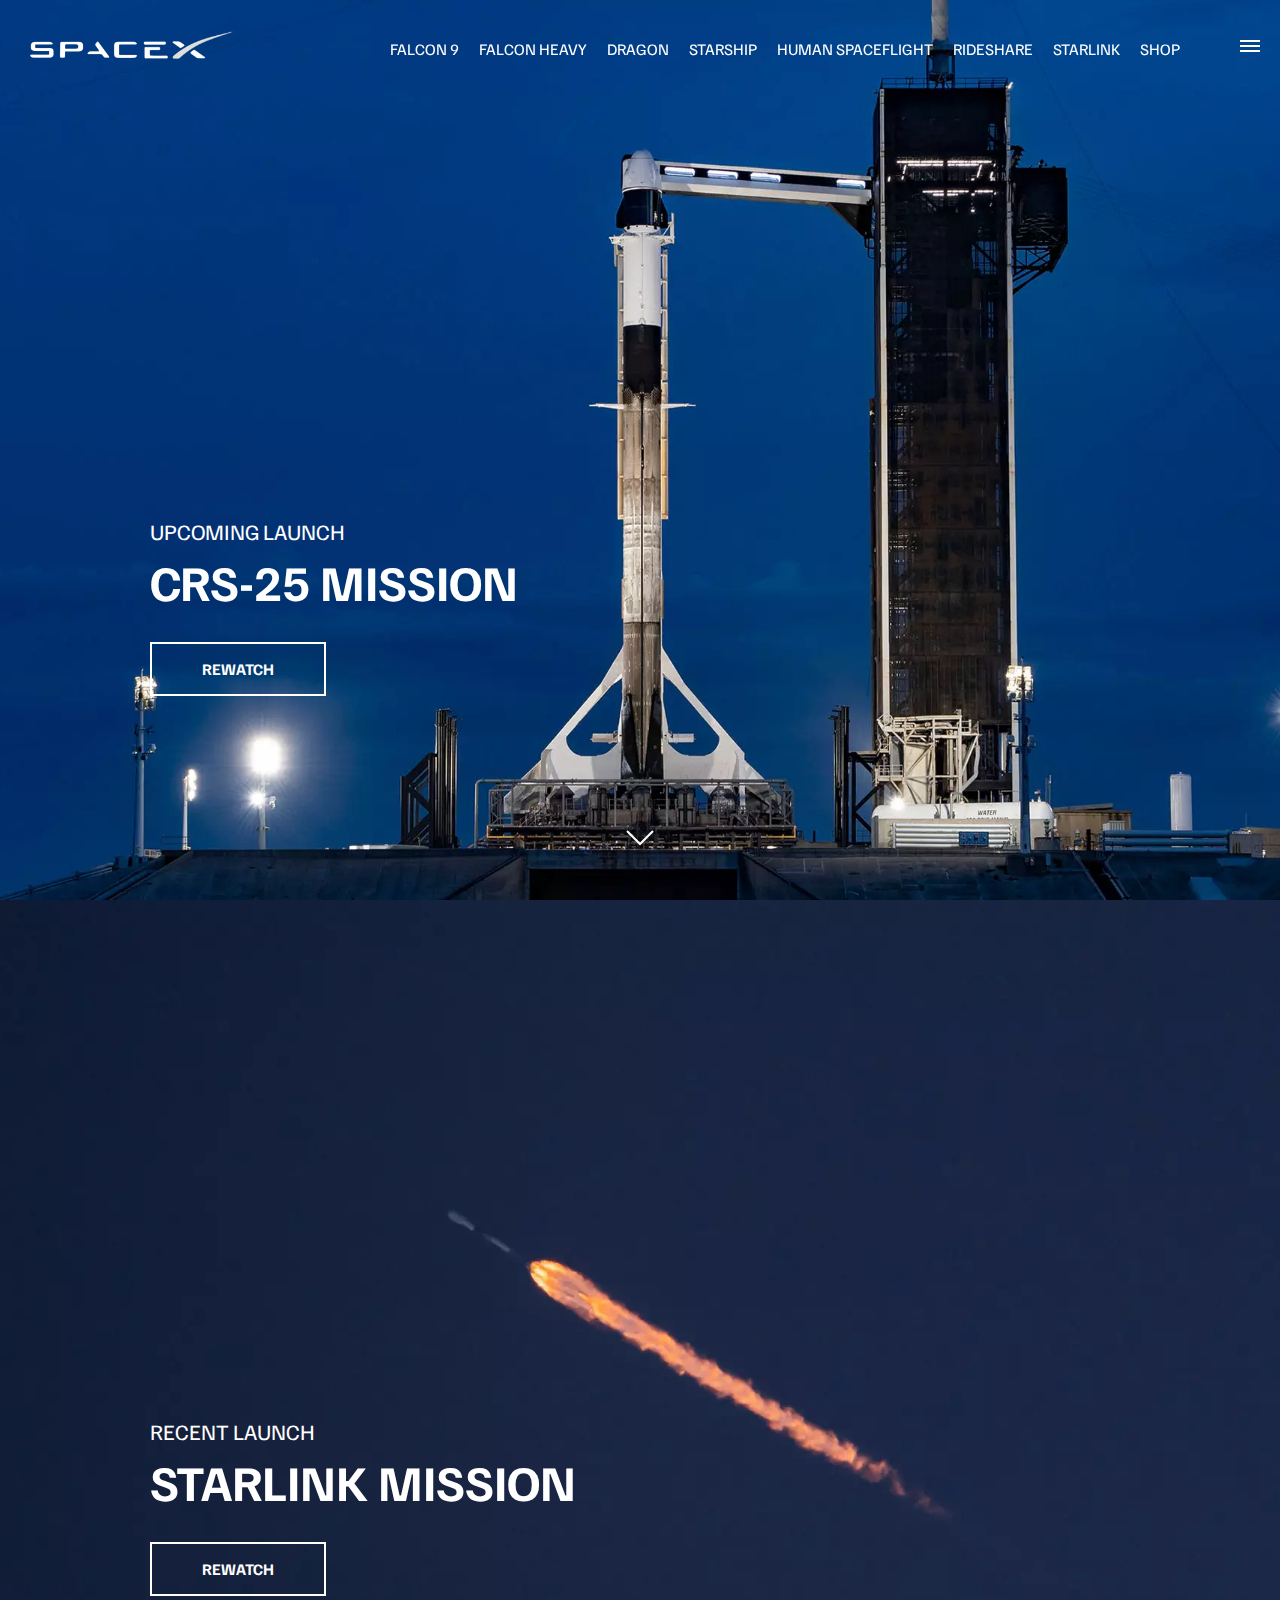
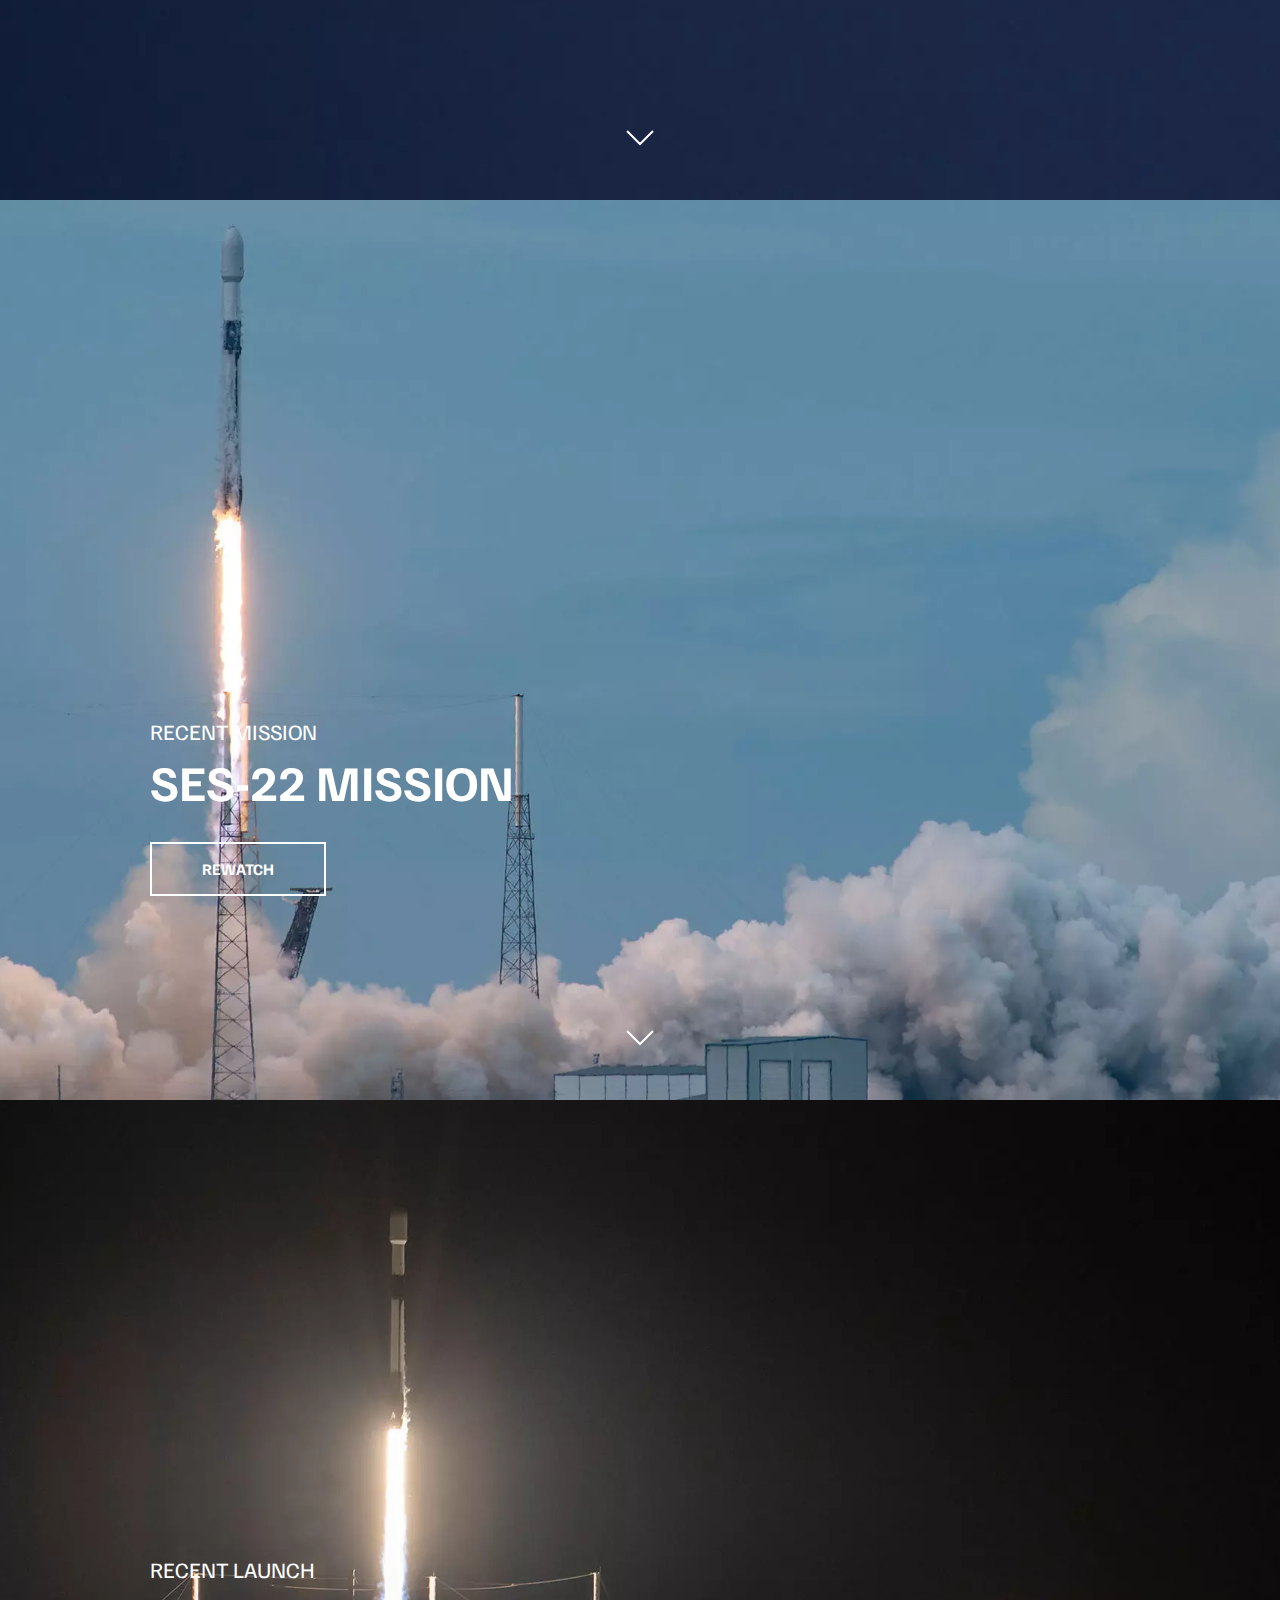
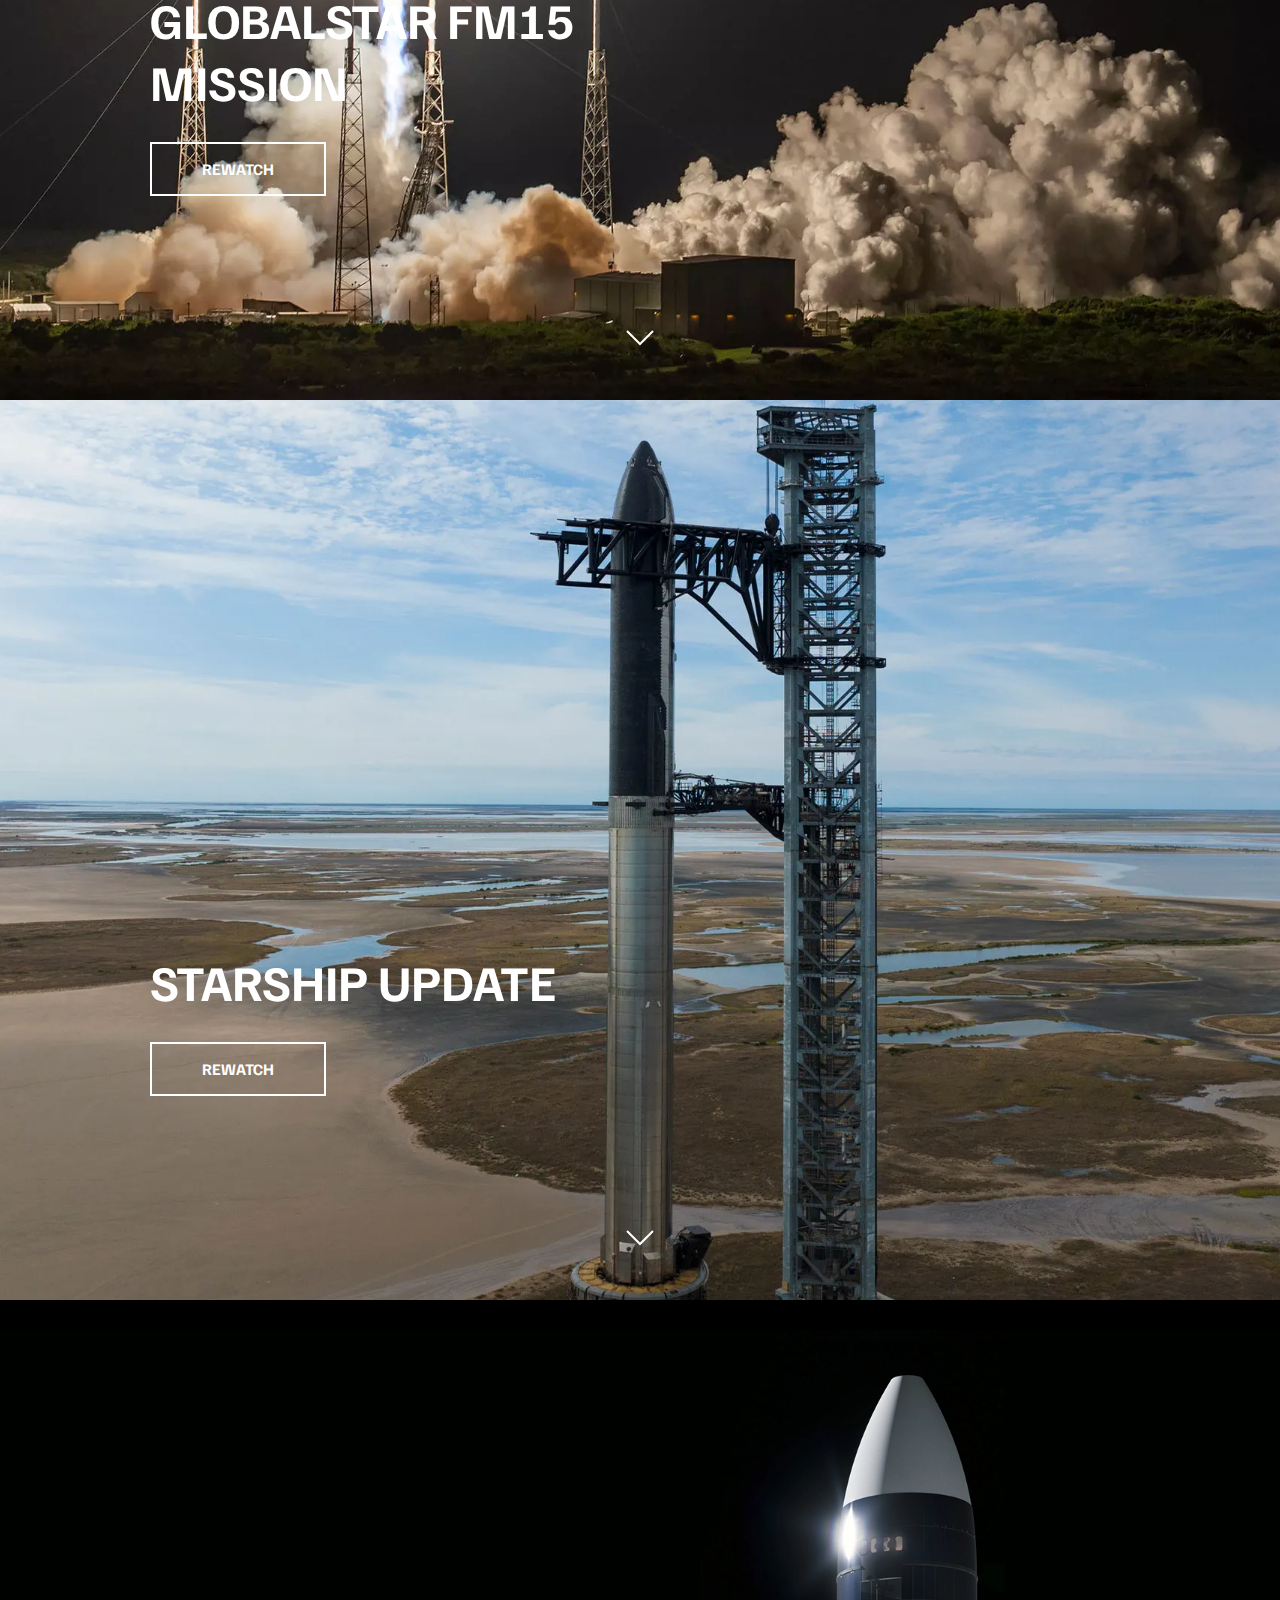
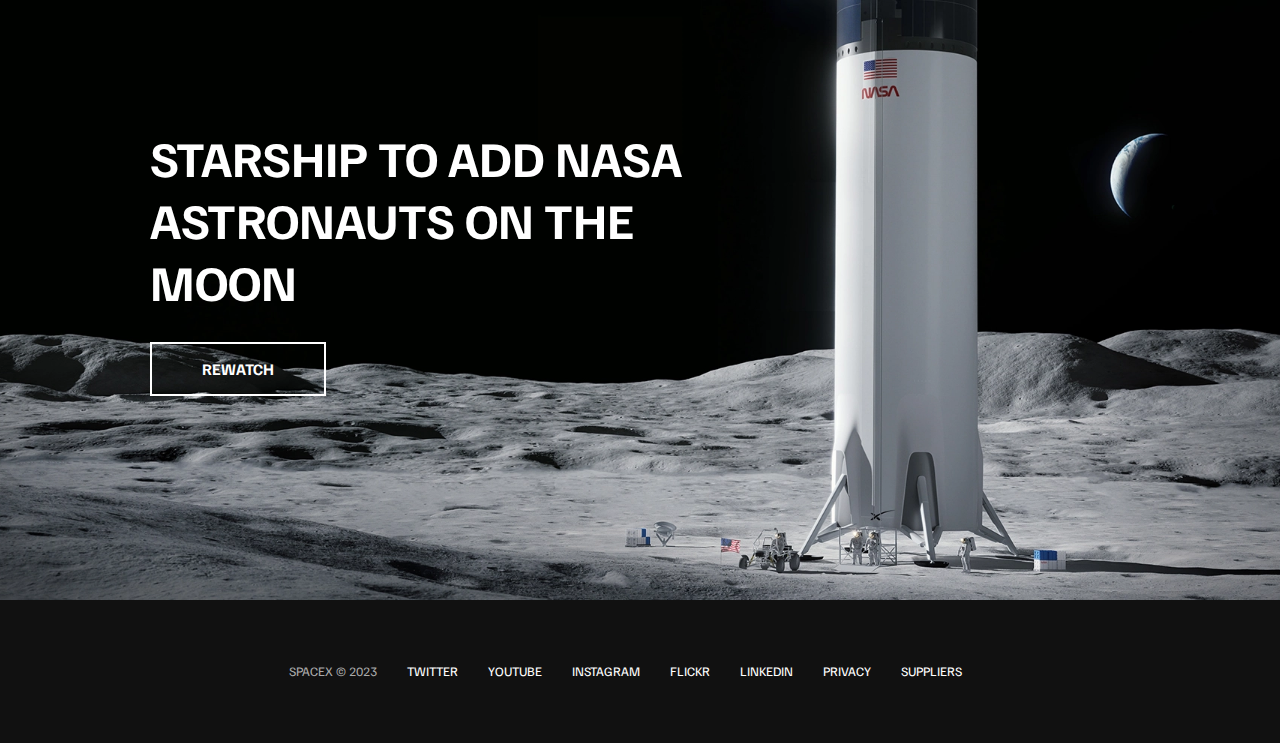
<file: index.html>
<!DOCTYPE html>
<html lang="en">
  <head>
    <meta charset="UTF-8" />
    <meta http-equiv="X-UA-Compatible" content="IE=edge" />
    <meta name="viewport" content="width=device-width, initial-scale=1.0" />
    <link rel="stylesheet" href="/css/style.css" />
    <title>SpaceX</title>
  </head>
  <body>
    <div id="overlay"></div>

    <div id="mobile-menu" class="mobile-main-menu">
      <ul>
        <li><a href="#">Mission</a></li>
        <li><a href="#">Launches</a></li>
        <li><a href="#">Careers</a></li>
        <li><a href="#">Updates</a></li>
        <li><a href="#">Shop</a></li>

        <li class="mobile-only"><a href="falcon9.html">Falcon 9</a></li>
        <li class="mobile-only">
          <a href="falcon-heavy.html">Falcon Heavy</a>
        </li>
        <li class="mobile-only"><a href="dragon.html">Dragon</a></li>
        <li class="mobile-only"><a href="#">Starship</a></li>
        <li class="mobile-only"><a href="#">Human Spaceflight</a></li>
        <li class="mobile-only"><a href="#">Rideshare</a></li>
        <li class="mobile-only"><a href="#">Starlink</a></li>
        <li class="mobile-only"><a href="#">Shop</a></li>
      </ul>
    </div>

    <header class="main-header">
      <div class="logo">
        <a href="index.html">
          <img src="/img/logo.png" />
        </a>
      </div>
      <nav class="desktop-main-menu">
        <ul>
          <li><a href="falcon9.html">Falcon 9</a></li>
          <li><a href="falcon-heavy.html">Falcon Heavy</a></li>
          <li><a href="dragon.html">Dragon</a></li>
          <li><a href="#">Starship</a></li>
          <li><a href="#">Human Spaceflight</a></li>
          <li><a href="#">Rideshare</a></li>
          <li><a href="#">Starlink</a></li>
          <li><a href="#">Shop</a></li>
        </ul>
      </nav>
    </header>

    <!-- Hamburger Menu -->
    <button id="menu-btn" class="hamburger" type="button">
      <span class="hamburger-top"></span>
      <span class="hamburger-middle"></span>
      <span class="hamburger-bottom"></span>
    </button>

    <!-- Section A -->
    <section class="section-a">
      <div class="section-inner">
        <h4>Upcoming Launch</h4>
        <h2>crs-25 Mission</h2>
        <a href="#" class="btn">
          <div class="hover"></div>
          <span>Rewatch</span>
        </a>
      </div>
      <div class="scroll-arrow">
        <svg width="30px" height="20px">
          <path
            stroke="#ffffff"
            fill="none"
            stroke-width="2px"
            d="M2.000,5.000 L15.000,18.000 L28.000,5.000"
          ></path>
        </svg>
      </div>
    </section>

    <!-- Section B -->
    <section class="section-b">
      <div class="section-inner">
        <h4>Recent Launch</h4>
        <h2>Starlink Mission</h2>
        <a href="#" class="btn">
          <div class="hover"></div>
          <span>Rewatch</span>
        </a>
      </div>
      <div class="scroll-arrow">
        <svg width="30px" height="20px">
          <path
            stroke="#ffffff"
            fill="none"
            stroke-width="2px"
            d="M2.000,5.000 L15.000,18.000 L28.000,5.000"
          ></path>
        </svg>
      </div>
    </section>

    <!-- Section C -->
    <section class="section-c">
      <div class="section-inner">
        <h4>Recent Mission</h4>
        <h2>SES-22 Mission</h2>
        <a href="#" class="btn">
          <div class="hover"></div>
          <span>Rewatch</span>
        </a>
      </div>
      <div class="scroll-arrow">
        <svg width="30px" height="20px">
          <path
            stroke="#ffffff"
            fill="none"
            stroke-width="2px"
            d="M2.000,5.000 L15.000,18.000 L28.000,5.000"
          ></path>
        </svg>
      </div>
    </section>

    <!-- Section D -->
    <section class="section-d">
      <div class="section-inner">
        <h4>Recent Launch</h4>
        <h2>Globalstar FM15 Mission</h2>
        <a href="#" class="btn">
          <div class="hover"></div>
          <span>Rewatch</span>
        </a>
      </div>
      <div class="scroll-arrow">
        <svg width="30px" height="20px">
          <path
            stroke="#ffffff"
            fill="none"
            stroke-width="2px"
            d="M2.000,5.000 L15.000,18.000 L28.000,5.000"
          ></path>
        </svg>
      </div>
    </section>

    <!-- Section E -->
    <section class="section-e">
      <div class="section-inner">
        <h2>Starship Update</h2>
        <a href="#" class="btn">
          <div class="hover"></div>
          <span>Rewatch</span>
        </a>
      </div>
      <div class="scroll-arrow">
        <svg width="30px" height="20px">
          <path
            stroke="#ffffff"
            fill="none"
            stroke-width="2px"
            d="M2.000,5.000 L15.000,18.000 L28.000,5.000"
          ></path>
        </svg>
      </div>
    </section>

    <!-- Section F -->
    <section class="section-f">
      <div class="section-inner">
        <h2>Starship to add NASA astronauts on the moon</h2>
        <a href="#" class="btn">
          <div class="hover"></div>
          <span>Rewatch</span>
        </a>
      </div>
    </section>

    <footer>
      <ul>
        <li>SpaceX &copy; 2023</li>
        <li><a href="#">Twitter</a></li>
        <li><a href="#">YouTube</a></li>
        <li><a href="#">Instagram</a></li>
        <li><a href="#">Flickr</a></li>
        <li><a href="#">LinkedIn</a></li>
        <li><a href="#">Privacy</a></li>
        <li><a href="#">Suppliers</a></li>
      </ul>
    </footer>

    <script src="/js/script.js"></script>
  </body>
</html>
</file>
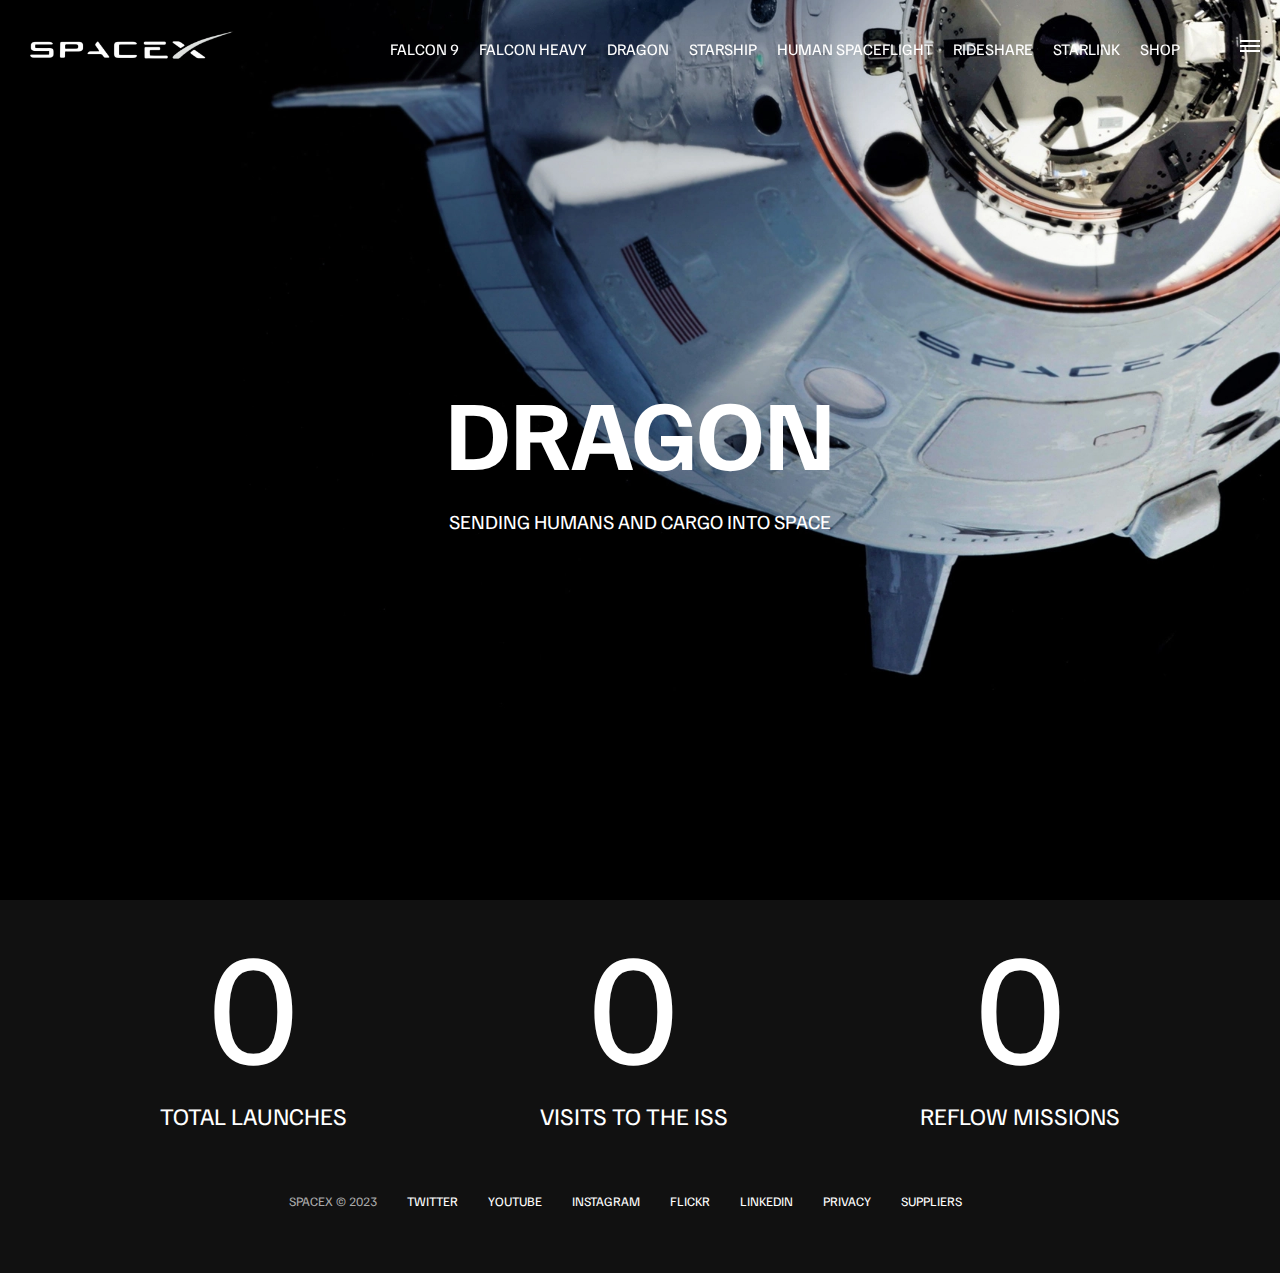
<file: dragon.html>
<!DOCTYPE html>
<html lang="en">
  <head>
    <meta charset="UTF-8" />
    <meta http-equiv="X-UA-Compatible" content="IE=edge" />
    <meta name="viewport" content="width=device-width, initial-scale=1.0" />
    <link rel="stylesheet" href="/css/style.css" />
    <title>Dragon</title>
  </head>
  <body>
    <div id="overlay"></div>

    <div id="mobile-menu" class="mobile-main-menu">
      <ul>
        <li><a href="#">Mission</a></li>
        <li><a href="#">Launches</a></li>
        <li><a href="#">Careers</a></li>
        <li><a href="#">Updates</a></li>
        <li><a href="#">Shop</a></li>

        <li class="mobile-only"><a href="falcon9.html">Falcon 9</a></li>
        <li class="mobile-only">
          <a href="falcon-heavy.html">Falcon Heavy</a>
        </li>
        <li class="mobile-only"><a href="dragon.html">Dragon</a></li>
        <li class="mobile-only"><a href="#">Starship</a></li>
        <li class="mobile-only"><a href="#">Human Spaceflight</a></li>
        <li class="mobile-only"><a href="#">Rideshare</a></li>
        <li class="mobile-only"><a href="#">Starlink</a></li>
        <li class="mobile-only"><a href="#">Shop</a></li>
      </ul>
    </div>

    <header class="main-header">
      <div class="logo">
        <a href="index.html">
          <img src="/img/logo.png" />
        </a>
      </div>
      <nav class="desktop-main-menu">
        <ul>
          <li><a href="falcon9.html">Falcon 9</a></li>
          <li><a href="falcon-heavy.html">Falcon Heavy</a></li>
          <li><a href="dragon.html">Dragon</a></li>
          <li><a href="#">Starship</a></li>
          <li><a href="#">Human Spaceflight</a></li>
          <li><a href="#">Rideshare</a></li>
          <li><a href="#">Starlink</a></li>
          <li><a href="#">Shop</a></li>
        </ul>
      </nav>
    </header>

    <!-- Hamburger Menu -->
    <button id="menu-btn" class="hamburger" type="button">
      <span class="hamburger-top"></span>
      <span class="hamburger-middle"></span>
      <span class="hamburger-bottom"></span>
    </button>

    <section class="section-animate bg-dragon">
      <div class="section-inner-center">
        <h3>Dragon</h3>
        <p>Sending humans and cargo into space</p>
      </div>
    </section>

    <div class="stats">
      <div>
        <span class="counter" data-target="34">0</span>
        <h4>Total Launches</h4>
      </div>

      <div>
        <span class="counter" data-target="31">0</span>
        <h4>Visits to the ISS</h4>
      </div>

      <div>
        <span class="counter" data-target="13">0</span>
        <h4>Reflow Missions</h4>
      </div>
    </div>

    <footer>
      <ul>
        <li>SpaceX &copy; 2023</li>
        <li><a href="#">Twitter</a></li>
        <li><a href="#">YouTube</a></li>
        <li><a href="#">Instagram</a></li>
        <li><a href="#">Flickr</a></li>
        <li><a href="#">LinkedIn</a></li>
        <li><a href="#">Privacy</a></li>
        <li><a href="#">Suppliers</a></li>
      </ul>
    </footer>

    <script src="/js/script.js"></script>
  </body>
</html>
</file>
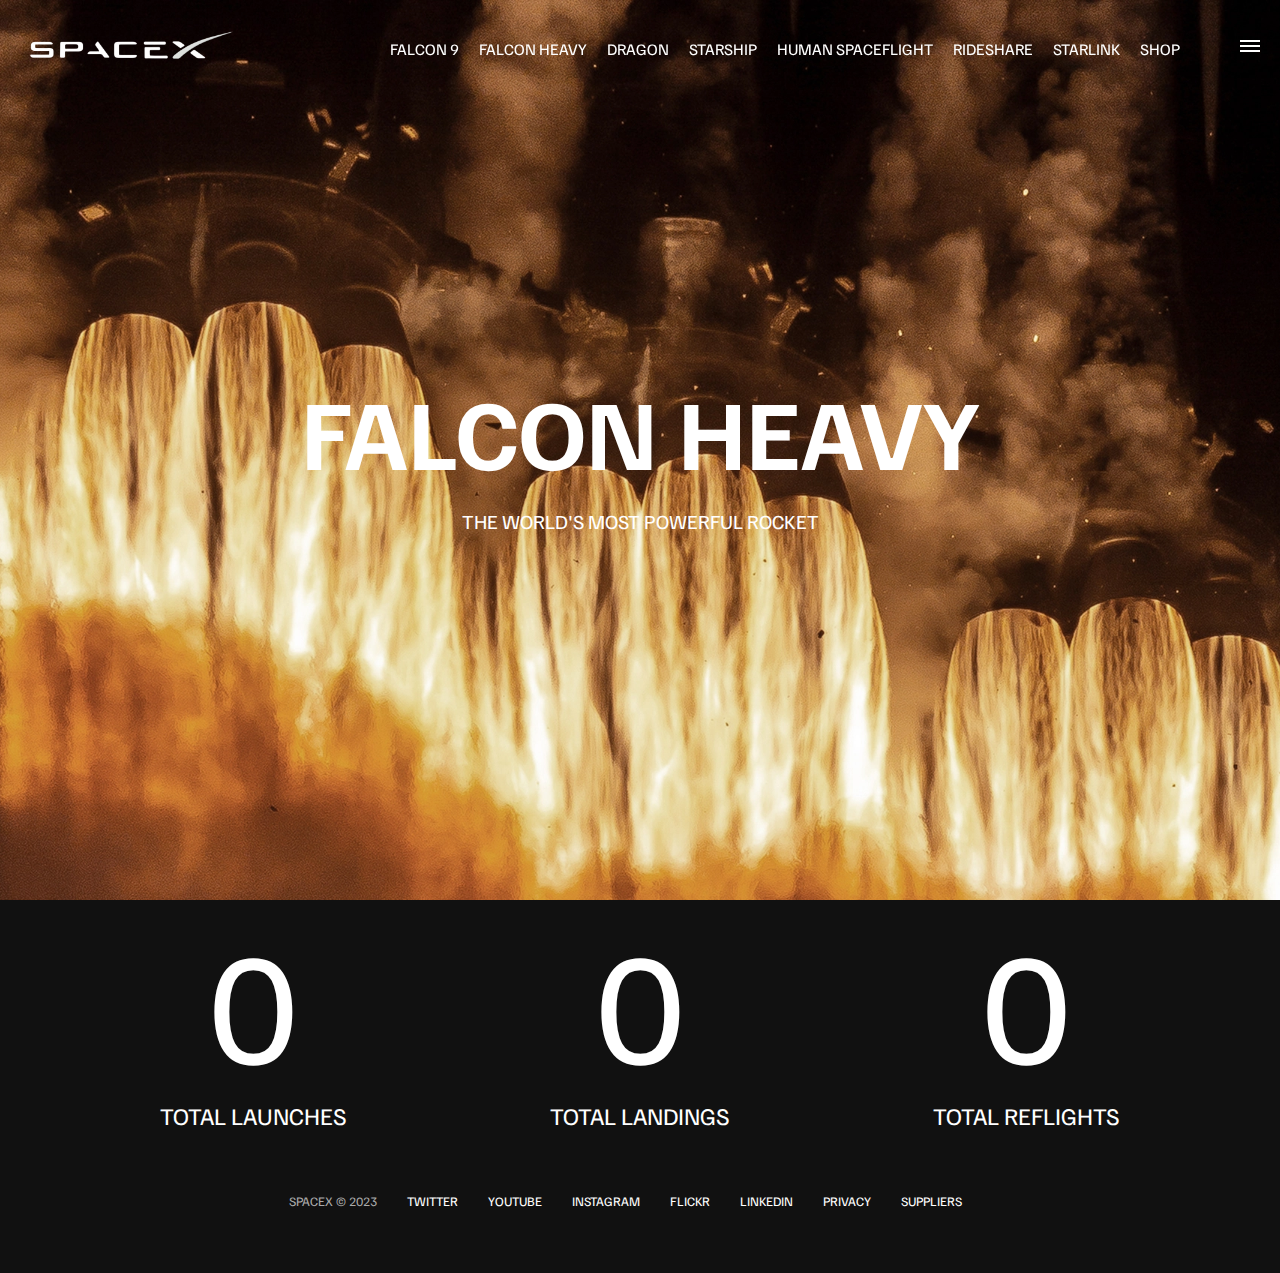
<file: falcon-heavy.html>
<!DOCTYPE html>
<html lang="en">
  <head>
    <meta charset="UTF-8" />
    <meta http-equiv="X-UA-Compatible" content="IE=edge" />
    <meta name="viewport" content="width=device-width, initial-scale=1.0" />
    <link rel="stylesheet" href="/css/style.css" />
    <title>Falcon Heavy</title>
  </head>
  <body>
    <div id="overlay"></div>

    <div id="mobile-menu" class="mobile-main-menu">
      <ul>
        <li><a href="#">Mission</a></li>
        <li><a href="#">Launches</a></li>
        <li><a href="#">Careers</a></li>
        <li><a href="#">Updates</a></li>
        <li><a href="#">Shop</a></li>

        <li class="mobile-only"><a href="falcon9.html">Falcon 9</a></li>
        <li class="mobile-only">
          <a href="falcon-heavy.html">Falcon Heavy</a>
        </li>
        <li class="mobile-only"><a href="dragon.html">Dragon</a></li>
        <li class="mobile-only"><a href="#">Starship</a></li>
        <li class="mobile-only"><a href="#">Human Spaceflight</a></li>
        <li class="mobile-only"><a href="#">Rideshare</a></li>
        <li class="mobile-only"><a href="#">Starlink</a></li>
        <li class="mobile-only"><a href="#">Shop</a></li>
      </ul>
    </div>

    <header class="main-header">
      <div class="logo">
        <a href="index.html">
          <img src="/img/logo.png" />
        </a>
      </div>
      <nav class="desktop-main-menu">
        <ul>
          <li><a href="falcon9.html">Falcon 9</a></li>
          <li><a href="falcon-heavy.html">Falcon Heavy</a></li>
          <li><a href="dragon.html">Dragon</a></li>
          <li><a href="#">Starship</a></li>
          <li><a href="#">Human Spaceflight</a></li>
          <li><a href="#">Rideshare</a></li>
          <li><a href="#">Starlink</a></li>
          <li><a href="#">Shop</a></li>
        </ul>
      </nav>
    </header>

    <!-- Hamburger Menu -->
    <button id="menu-btn" class="hamburger" type="button">
      <span class="hamburger-top"></span>
      <span class="hamburger-middle"></span>
      <span class="hamburger-bottom"></span>
    </button>

    <section class="section-animate bg-falcon-heavy">
      <div class="section-inner-center">
        <h3>Falcon Heavy</h3>
        <p>The world's most powerful rocket</p>
      </div>
    </section>

    <div class="stats">
      <div>
        <span class="counter" data-target="3">0</span>
        <h4>Total Launches</h4>
      </div>

      <div>
        <span class="counter" data-target="7">0</span>
        <h4>Total Landings</h4>
      </div>

      <div>
        <span class="counter" data-target="4">0</span>
        <h4>Total Reflights</h4>
      </div>
    </div>

    <footer>
      <ul>
        <li>SpaceX &copy; 2023</li>
        <li><a href="#">Twitter</a></li>
        <li><a href="#">YouTube</a></li>
        <li><a href="#">Instagram</a></li>
        <li><a href="#">Flickr</a></li>
        <li><a href="#">LinkedIn</a></li>
        <li><a href="#">Privacy</a></li>
        <li><a href="#">Suppliers</a></li>
      </ul>
    </footer>

    <script src="/js/script.js"></script>
  </body>
</html>
</file>
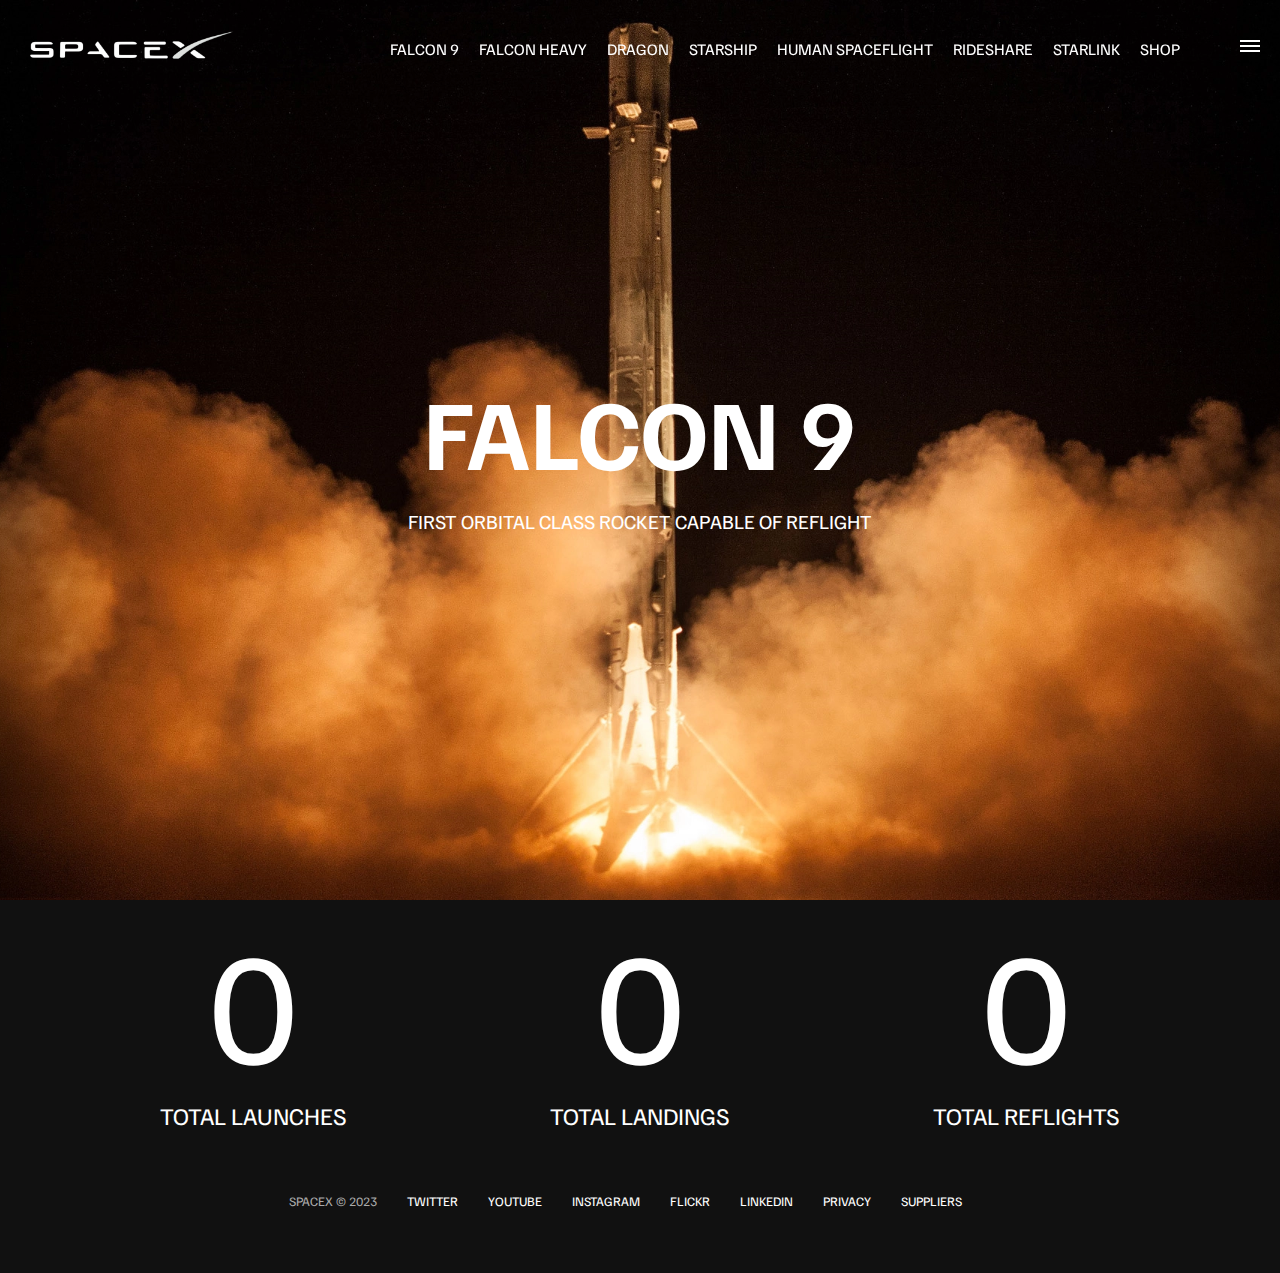
<file: falcon9.html>
<!DOCTYPE html>
<html lang="en">
  <head>
    <meta charset="UTF-8" />
    <meta http-equiv="X-UA-Compatible" content="IE=edge" />
    <meta name="viewport" content="width=device-width, initial-scale=1.0" />
    <link rel="stylesheet" href="/css/style.css" />
    <title>Falcon 9</title>
  </head>
  <body>
    <div id="overlay"></div>

    <div id="mobile-menu" class="mobile-main-menu">
      <ul>
        <li><a href="#">Mission</a></li>
        <li><a href="#">Launches</a></li>
        <li><a href="#">Careers</a></li>
        <li><a href="#">Updates</a></li>
        <li><a href="#">Shop</a></li>

        <li class="mobile-only"><a href="falcon9.html">Falcon 9</a></li>
        <li class="mobile-only">
          <a href="falcon-heavy.html">Falcon Heavy</a>
        </li>
        <li class="mobile-only"><a href="dragon.html">Dragon</a></li>
        <li class="mobile-only"><a href="#">Starship</a></li>
        <li class="mobile-only"><a href="#">Human Spaceflight</a></li>
        <li class="mobile-only"><a href="#">Rideshare</a></li>
        <li class="mobile-only"><a href="#">Starlink</a></li>
        <li class="mobile-only"><a href="#">Shop</a></li>
      </ul>
    </div>

    <header class="main-header">
      <div class="logo">
        <a href="index.html">
          <img src="/img/logo.png" />
        </a>
      </div>
      <nav class="desktop-main-menu">
        <ul>
          <li><a href="falcon9.html">Falcon 9</a></li>
          <li><a href="falcon-heavy.html">Falcon Heavy</a></li>
          <li><a href="dragon.html">Dragon</a></li>
          <li><a href="#">Starship</a></li>
          <li><a href="#">Human Spaceflight</a></li>
          <li><a href="#">Rideshare</a></li>
          <li><a href="#">Starlink</a></li>
          <li><a href="#">Shop</a></li>
        </ul>
      </nav>
    </header>

    <!-- Hamburger Menu -->
    <button id="menu-btn" class="hamburger" type="button">
      <span class="hamburger-top"></span>
      <span class="hamburger-middle"></span>
      <span class="hamburger-bottom"></span>
    </button>

    <section class="section-animate bg-falcon-9">
      <div class="section-inner-center">
        <h3>Falcon 9</h3>
        <p>First orbital class rocket capable of reflight</p>
      </div>
    </section>

    <div class="stats">
      <div>
        <span class="counter" data-target="3">0</span>
        <h4>Total Launches</h4>
      </div>

      <div>
        <span class="counter" data-target="7">0</span>
        <h4>Total Landings</h4>
      </div>

      <div>
        <span class="counter" data-target="4">0</span>
        <h4>Total Reflights</h4>
      </div>
    </div>

    <footer>
      <ul>
        <li>SpaceX &copy; 2023</li>
        <li><a href="#">Twitter</a></li>
        <li><a href="#">YouTube</a></li>
        <li><a href="#">Instagram</a></li>
        <li><a href="#">Flickr</a></li>
        <li><a href="#">LinkedIn</a></li>
        <li><a href="#">Privacy</a></li>
        <li><a href="#">Suppliers</a></li>
      </ul>
    </footer>

    <script src="/js/script.js"></script>
  </body>
</html>
</file>
<file: css/style.css>
/* /////////////////////////////// */
/* LEGEND */
/* 
General 
Header / Navbar
Desktop Menu
Sections
Background Images
Footer
Hamburger Menu
Overlay
Inner Pages
Animations
Media Queries
*/

@import url("https://fonts.googleapis.com/css2?family=Familjen+Grotesk:wght@400;600;700&display=swap");

*,
*::before,
*::after {
  margin: 0;
  padding: 0;
  box-sizing: border-box;
}

body {
  font-family: "Familjen Grotesk", sans-serif;
  background: #111;
  color: #fff;
}

a {
  text-decoration: none;
  color: #fff;
}

ul {
  list-style: none;
}

/* /////////////////////////////// */
/* HEADER / NAVBAR*/
/* /////////////////////////////// */
.main-header {
  position: fixed;
  top: 0;
  left: 0;
  /* Make it go all the way across */
  width: 100%;
  z-index: 3;
  display: flex;
  justify-content: space-between;
  align-items: center;
  text-transform: uppercase;
  height: 100px;
  padding: 0 30px;
}

/* Sets the div to 210*auto */
/* The image/logo can still breakout of this so below
we set the image to 100% while in this container */
.logo {
  width: 210px;
  height: auto;
}

/* Sets image to 100% of the current container which is 210*auto */
.logo img {
  display: block;
  width: 100%;
  height: auto;
}

/* /////////////////////////////// */
/* DESKTOP MENU */
/* /////////////////////////////// */
.desktop-main-menu {
  margin-right: 50px;
}

.desktop-main-menu ul {
  display: flex;
}

.desktop-main-menu ul li {
  /* Setting position in order to add the underline animation */
  position: relative;
  margin-right: 20px;
  /* Using padding to add spacing in between in order to add the underline animation */
  padding-bottom: 2px;
}

/* /////////////////////////////// */
/* MENU ITEM BOTTOM BORDER */
/* /////////////////////////////// */
.desktop-main-menu ul li a::after {
  content: "";
  /* Its getting position absolute within position relative */
  position: absolute;
  bottom: 0;
  left: 0;
  width: 100%;
  height: 1px;
  background: #fff;
  transform: scaleX(0);
  transition: transform 0.6s cubic-bezier(0.19, 1, 0.22, 1);
  transform-origin: right center;
}

.desktop-main-menu ul li a:hover::after {
  transform: scaleX(1);
  transform-origin: left center;
  transition-duration: 0.4s;
}

/* /////////////////////////////// */
/* SECTIONS */
/* /////////////////////////////// */

/* Targeting all the section tags because they are all going to have
the same basic styling specs */
section {
  /* position is relative because the section inner will be alsolute */
  position: relative;
  height: 100vh;
  background-position: center center;
  background-repeat: no-repeat;
  background-size: cover;
  text-transform: uppercase;
}

.section-inner {
  position: absolute;
  bottom: 200px;
  left: 150px;
  max-width: 560px;
}

.section-inner h4 {
  font-size: 22px;
  margin-bottom: 5px;
  font-weight: 300;
  animation: fadeInUp 0.5s ease-in-out;
}

.section-inner h2 {
  font-size: 50px;
  font-weight: 700;
  margin-bottom: 20px;
  /* animation: fadeInUp 0.5s ease-in-out 0.2;
  animation-fill-mode: both;  */
  /* Stop from showing the animation at the start */
}

section-inner a {
  animation: fadeInUp 0.5s ease-in-out 0.4s;
  animation-fill-mode: both; /* Stop from showing the animation at the start */
}

/* /////////////////////////////// */
/* BACKGROUND IMAGES */
/* /////////////////////////////// */

.section-a {
  background-image: url("/img/section-a.webp");
}
.section-b {
  background-image: url("/img/section-b.webp");
}
.section-c {
  background-image: url("/img/section-c.webp");
}
.section-d {
  background-image: url("/img/section-d.webp");
}
.section-e {
  background-image: url("/img/section-e.webp");
}
.section-f {
  background-image: url("/img/section-f.webp");
}

.btn {
  /* Because the hover will be position absolute within the position
  relative in the button */
  position: relative;
  display: inline-block;
  cursor: pointer;
  text-align: center;
  min-width: 130px;
  padding: 15px 50px;
  margin-top: 10px;
  border: 2px solid #fff;
  text-transform: uppercase;
  font-weight: bold;
  /* Hidden because i dont want the hover element inside to come out of the container  */
  overflow: hidden;
  /* i want the hover to come up without the text to be blocked */
  z-index: 2;
}

.btn:hover span {
  color: #000;
}

.btn .hover {
  position: absolute;
  top: 0;
  left: 0;
  width: 100%;
  height: 100%;
  background-color: #fff;
  color: #000;
  z-index: -1;
  transform: translateY(100%);
  transition: transform 0.6s cubic-bezier(0.19, 1, 0.22, 1);
}

.btn:hover .hover {
  transform: translateY(0);
}

.scroll-arrow {
  position: absolute;
  bottom: 50px;
  /* The beginning of the arrow will be in exactly in the middle.
  To make the middle of the arrow in the middle of the page. Use transform right below this. */
  left: 50%;
  /* Now the actual arrow is right in the middle */
  transform: translateX(-50%);
  animation: fadeBounce 5s infinite;
}

/* /////////////////////////////// */
/* FOOTER */
/* /////////////////////////////// */

footer {
  position: relative;
  padding: 55px 0;
}

footer ul {
  display: flex;
  justify-content: center;
  align-items: center;
  flex-wrap: wrap;
}

footer ul li {
  margin-right: 30px;
  color: #aaa;
  text-transform: uppercase;
  font-size: 13px;
  line-height: 2.5;
}

footer ul li a {
  color: #fff;
  transition: color 0.6s;
}

footer ul li a:hover {
  color: #aaa;
}

/* /////////////////////////////// */
/* HAMBURGER MENU */
/* /////////////////////////////// */

.hamburger {
  position: fixed;
  top: 40px;
  right: 20px;
  z-index: 10;
  cursor: pointer;
  width: 20px;
  height: 20px;
  background: none;
  border: none;
}

.hamburger-top,
.hamburger-middle,
.hamburger-bottom {
  position: absolute;
  width: 20px;
  height: 2px;
  top: 0;
  left: 0;
  background: #fff;
  transition: all 0.5s;
}

.hamburger-middle {
  transform: translateY(5px);
}

.hamburger-bottom {
  transform: translateY(10px);
}

/* Transition hamburger to X when open */

.open {
  transform: rotate(90deg);
}

.open .hamburger-top {
  transform: rotate(45deg) translateY(6px) translateX(6px);
}

.open .hamburger-middle {
  display: none;
}

.open .hamburger-bottom {
  transform: rotate(-45deg) translateY(6px) translateX(-6px);
}

/* /////////////////////////////// */
/* OVERLAY */
/* /////////////////////////////// */

.overlay-show {
  position: fixed;
  top: 0;
  left: 0;
  width: 100%;
  height: 100%;
  background-color: rgba(0, 0, 0, 0.5);
  z-index: 3;
}

/* Stops body scroll */
.stop-scrolling {
  overflow: hidden;
}

/*  Hide mobile main menu items */
.mobile-only {
  display: none;
}

/* Mobile menu */
.mobile-main-menu {
  position: fixed;
  top: 0;
  right: 0;
  width: 350px;
  height: 100%;
  background: #000;
  z-index: 4;
  display: flex;
  align-items: center;
  justify-content: center;
  transform: translateX(100%);
  transition: transform 0.6s cubic-bezier(0.19, 1, 0.22, 1);
}

/* Bring menu from right */
.show-menu {
  transform: translateX(0);
}

.mobile-main-menu ul {
  display: flex;
  flex-direction: column;
  align-items: end;
  justify-content: center;
  padding: 50px;
  width: 100%;
}

.mobile-main-menu ul li {
  margin-bottom: 20px;
  font-size: 18px;
  text-transform: uppercase;
  border-bottom: 1px #555 dotted;
  width: 100%;
  text-align: right;
  padding-bottom: 8px;
}

.mobile-main-menu ul li a {
  color: #fff;
  transition: color 0.6s;
}

.mobile-main-menu ul li a:hover {
  color: #aaa;
}

/* /////////////////////////////// */
/* INNER PAGES */
/* /////////////////////////////// */

.bg-falcon-9 {
  background-image: url("/img/falcon-9.webp");
}

.bg-falcon-heavy {
  background-image: url("/img/falcon-heavy.webp");
}

.bg-dragon {
  background-image: url("/img/dragon.webp");
}

.section-animate {
  animation: fadeIn 2s ease-in-out;
}

.section-inner-center {
  position: absolute;
  top: 50%;
  left: 50%;
  transform: translate(-50%, -50%);
  text-transform: uppercase;
  text-align: center;
  width: 80%;
}

.section-inner-center h3 {
  font-size: 100px;
  margin-bottom: 15px;
  animation: fadeInUp 0.5s eas-in-out;
}

.section-inner-center p {
  font-size: 20px;
  animation: fadeInUp 0.5s eas-in-out 0.2s;
  animation-fill-mode: both;
}

/* Stats */
.stats {
  max-width: 960px;
  margin: 0 auto;
  display: flex;
  align-items: center;
  justify-content: space-between;
  text-align: center;
  text-transform: uppercase;
}

.stats div span {
  font-size: 160px;
}

.stats div h4 {
  font-size: 24px;
  font-weight: 300;
}

/* /////////////////////////////// */
/* ANIMATIONS */
/* /////////////////////////////// */

@keyframes fadeInUp {
  0% {
    opacity: 0;
    /* starts down below under or behind the button */
    transform: translateY(140px);
  }

  100% {
    opacity: 1;
    /* ends in its current position which is zero (0) */
    transform: translateY(0);
  }
}

@keyframes fadeIn {
  0% {
    opacity: 0;
  }

  100% {
    opacity: 1;
  }
}

@keyframes fadeBounce {
  0%,
  20%,
  50%,
  80%,
  100% {
    opacity: 0;
    /* Make it negative to go up. Positive is for down */
    transform: translateY(-20%);
  }

  40% {
    opacity: 1;
    transform: translateY(0);
  }
}

/* /////////////////////////////// */
/* MEDIA QUERIES */
/* /////////////////////////////// */

@media (max-width: 960px) {
  /* Hide desktop menu */
  .desktop-main-menu {
    display: none;
  }

  /* Show main mobile items */
  .mobile-only {
    display: block;
  }

  .section-inner-center h3 {
    font-size: 75px;
  }
}

@media (max-width: 600px) {
  .section-inner {
    bottom: 75px;
    left: 20px;
  }

  .section-inner h2 {
    font-size: 40px;
  }

  footer ul li:first-child {
    position: absolute;
    top: 30px;
    /* Mades it in the middle */
    left: 50%;
    /* Makes it precisely in the middle after using left:50% */
    transform: translate(-50%, -50%);
  }

  footer ul li {
    margin-right: 15px;
  }

  .logo {
    width: 150px;
    margin: auto;
  }

  .section-inner-center h3 {
    font-size: 50px;
  }

  /* Stats */
  .stats {
    flex-direction: column;
  }

  .stats div {
    margin-bottom: 20px;
  }
}
</file>
